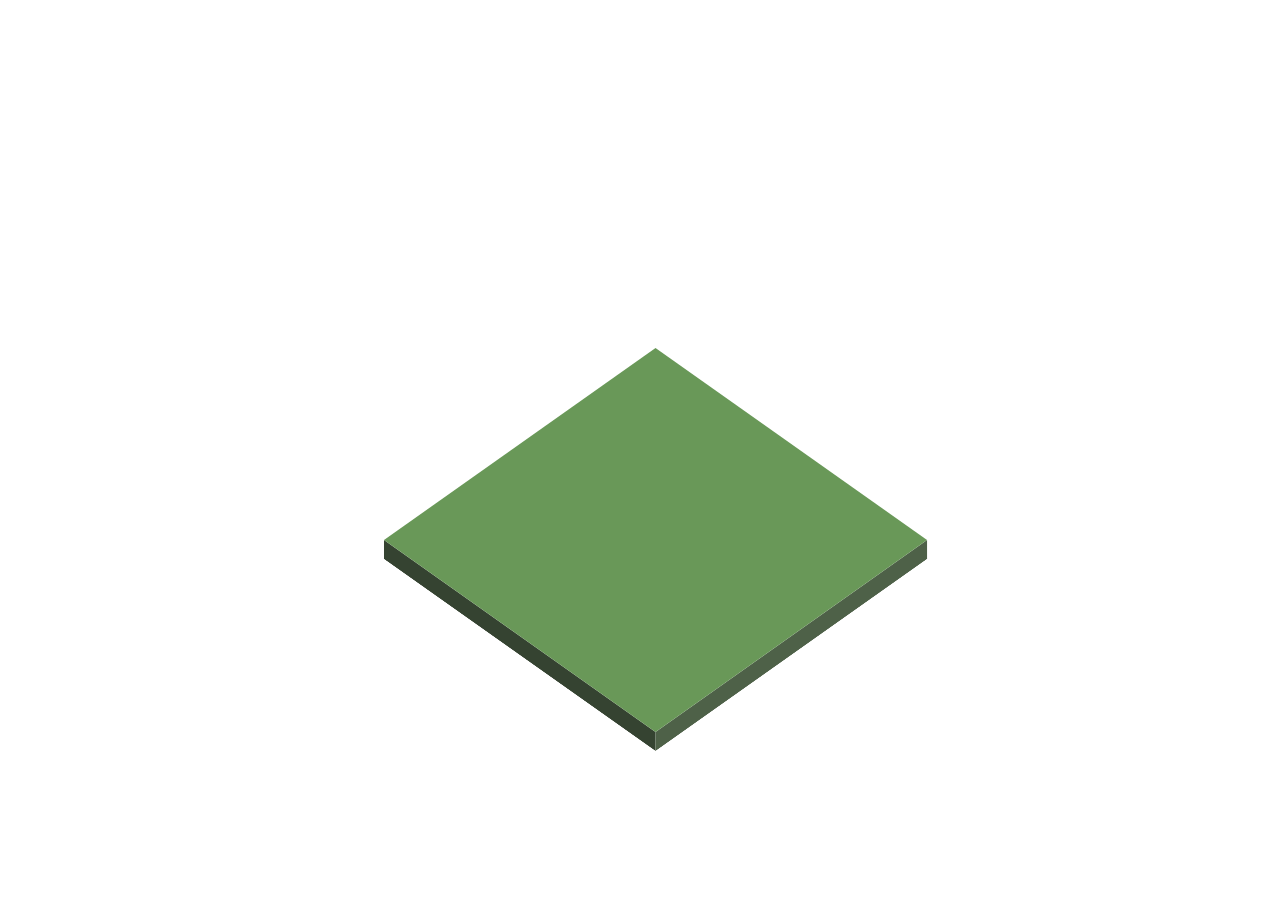
<file: einopdracht/index.html>
<!DOCTYPE html>
<html lang="en">
  <head>
    <meta charset="UTF-8" />
    <meta http-equiv="X-UA-Compatible" content="IE=edge" />
    <meta name="viewport" content="width=device-width, initial-scale=1.0" />
    <title>Document</title>
    <link rel="stylesheet" href="./style.css" />
  </head>
  <body>
    <main>
      <!--  grass container  -->
      <section>
        <div></div>
        <div></div>
        <div></div>
      </section>
      <!--  house container  -->
      <!--   <section>
        <div></div>
        <div></div>
        <div></div>
      </section> -->
    </main>
  </body>
</html>
</file>
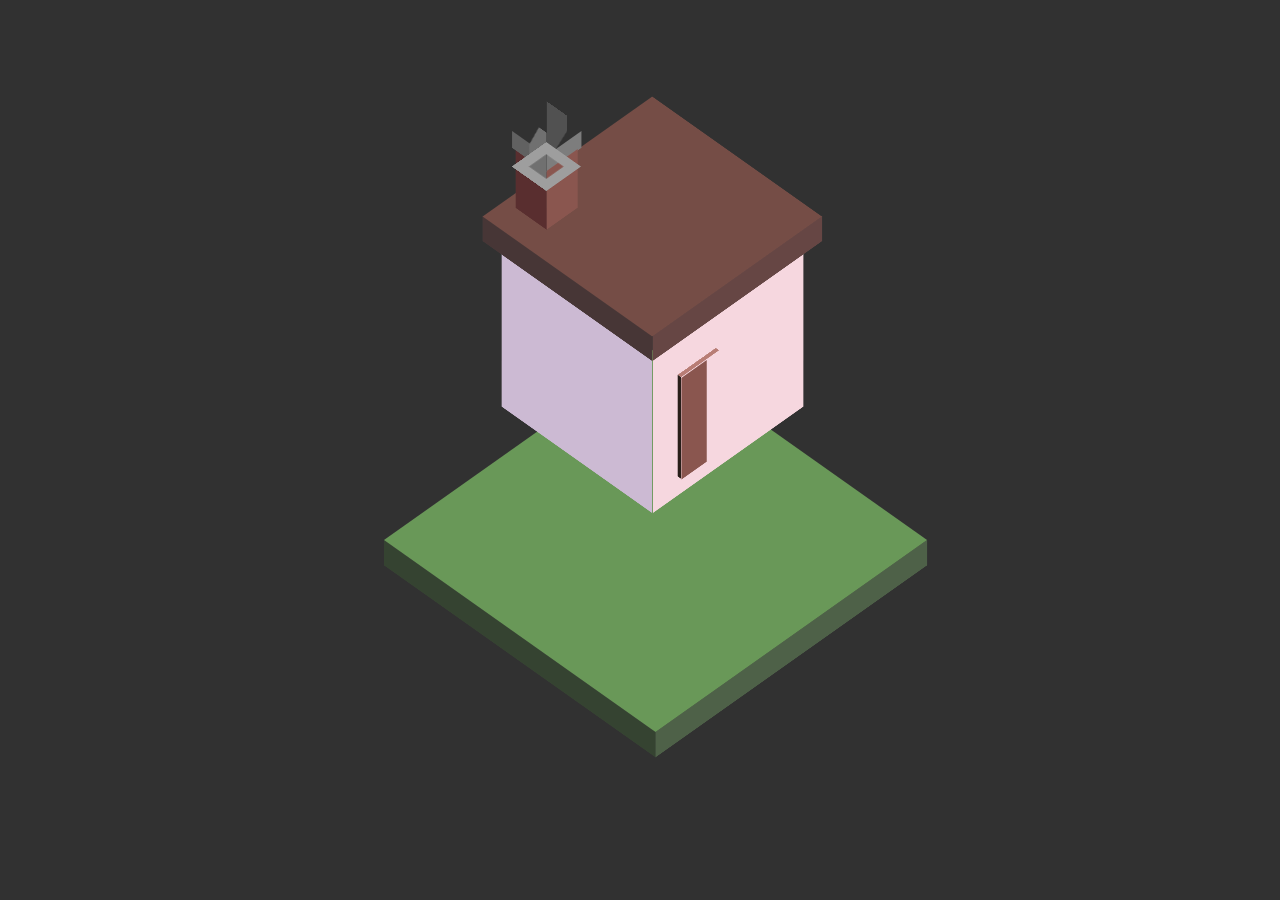
<file: Experimenten/house/index.html>
<!-- This experiment is a fail, because I cannot apply z-index. Using translateY, the grass will stay on top of the house blocks, even if I change the order of the code -->
<!DOCTYPE html>
<html lang="en">
  <head>
    <meta charset="UTF-8" />
    <meta http-equiv="X-UA-Compatible" content="IE=edge" />
    <meta name="viewport" content="width=	, initial-scale=1.0" />
    <title>Document</title>
    <link rel="stylesheet" href="./main.css" />
  </head>
  <body>
    <main>
      <!--  1. grass container  -->
      <section>
        <div></div>
        <div></div>
        <div></div>
      </section>
      <!--  2. house container  -->
      <section>
        <div></div>
        <div></div>
      </section>
      <!-- 3. roof container -->
      <section>
        <div></div>
        <div></div>
        <div></div>
      </section>
      <!-- 4. door container -->
      <section>
        <div></div>
        <div></div>
        <div></div>
      </section>
      <!-- 5. chimney container -->
      <section>
        <div></div>
        <div></div>
        <div></div>
        <div></div>
        <div></div>
        <div></div>
        <div></div>
      </section>
    </main>
  </body>
</html>
</file>
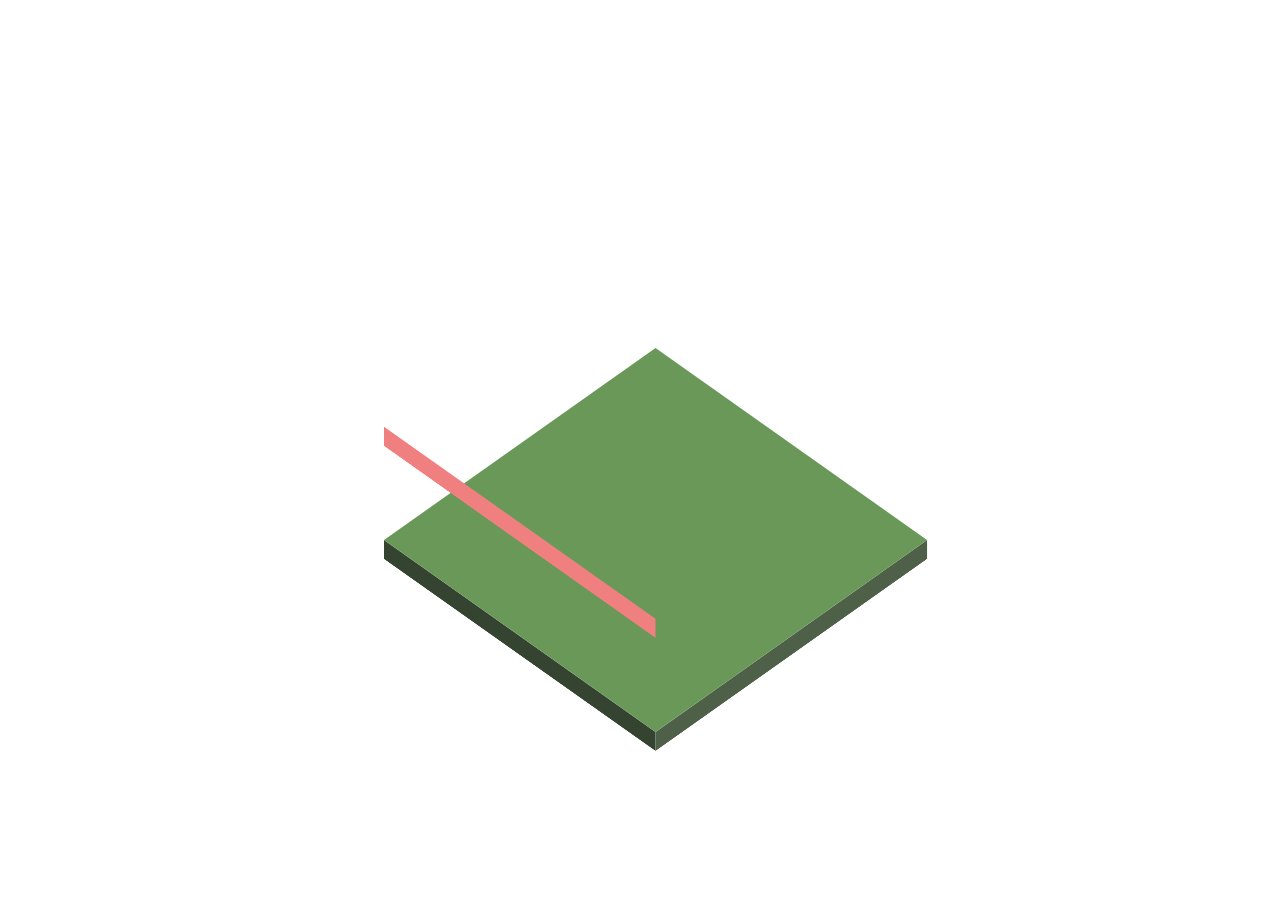
<file: Experimenten/isometric-grass-1-fail/index.html>
<!-- This experiment is a fail, because I cannot apply z-index. Using translateY, the grass will stay on top of the house blocks, even if I change the order of the code -->
<!DOCTYPE html>
<html lang="en">
  <head>
    <meta charset="UTF-8" />
    <meta http-equiv="X-UA-Compatible" content="IE=edge" />
    <meta name="viewport" content="width=	, initial-scale=1.0" />
    <title>Document</title>
    <link rel="stylesheet" href="./style.css" />
  </head>
  <body>
    <main>
      <!--  grass container  -->
      <section>
        <div></div>
        <div></div>
        <div></div>
      </section>
      <!--  house container  -->
      <section>
        <div></div>
        <div></div>
        <div></div>
      </section>
    </main>
  </body>
</html>
</file>
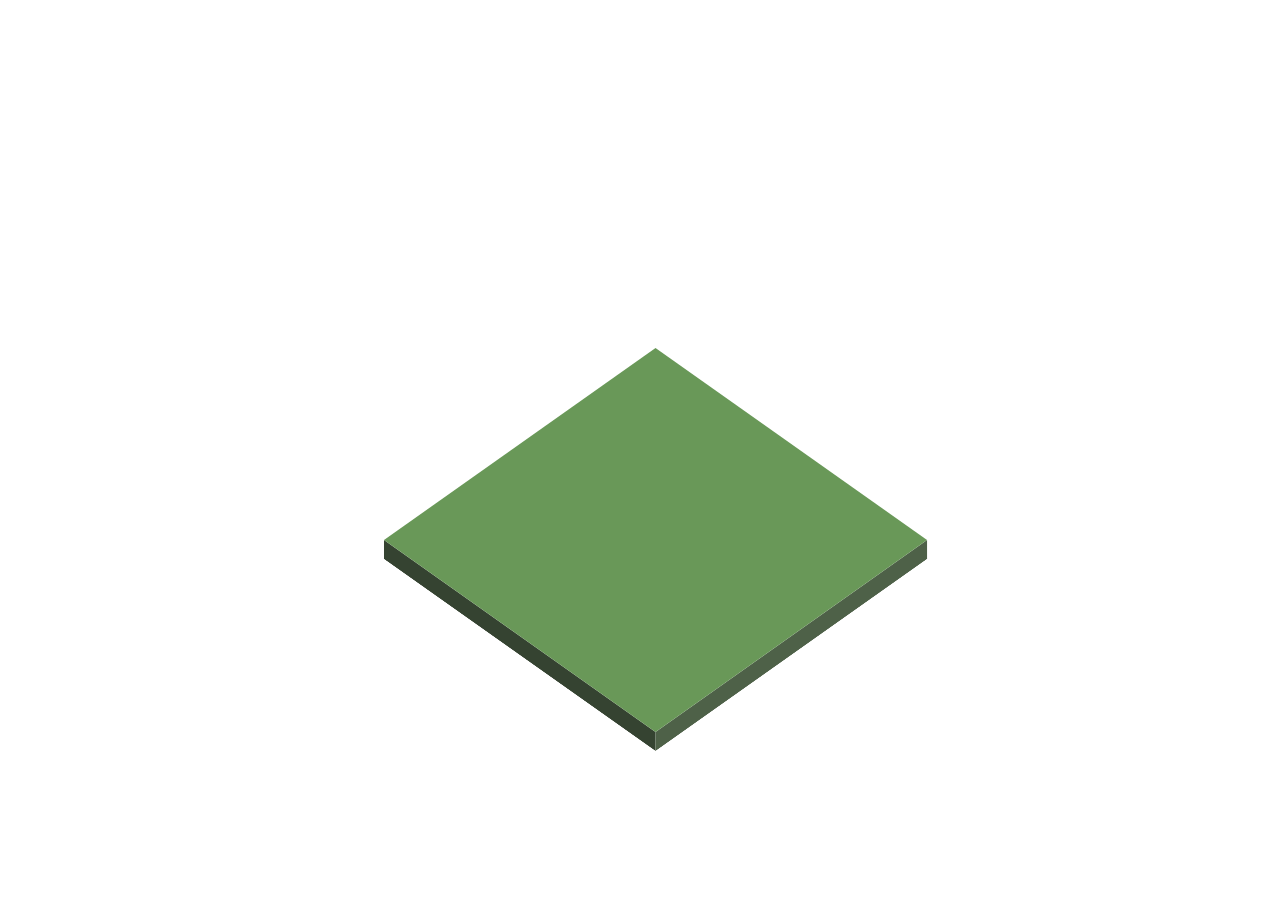
<file: Experimenten/isometric-grass-1/index.html>
<!DOCTYPE html>
<html lang="en">
  <head>
    <meta charset="UTF-8" />
    <meta http-equiv="X-UA-Compatible" content="IE=edge" />
    <meta name="viewport" content="width=	, initial-scale=1.0" />
    <title>Document</title>
    <link rel="stylesheet" href="./style.css" />
  </head>
  <body>
    <main>
      <!--  grass container  -->
      <section>
        <div></div>
        <div></div>
        <div></div>
      </section>
    </main>
  </body>
</html>
</file>
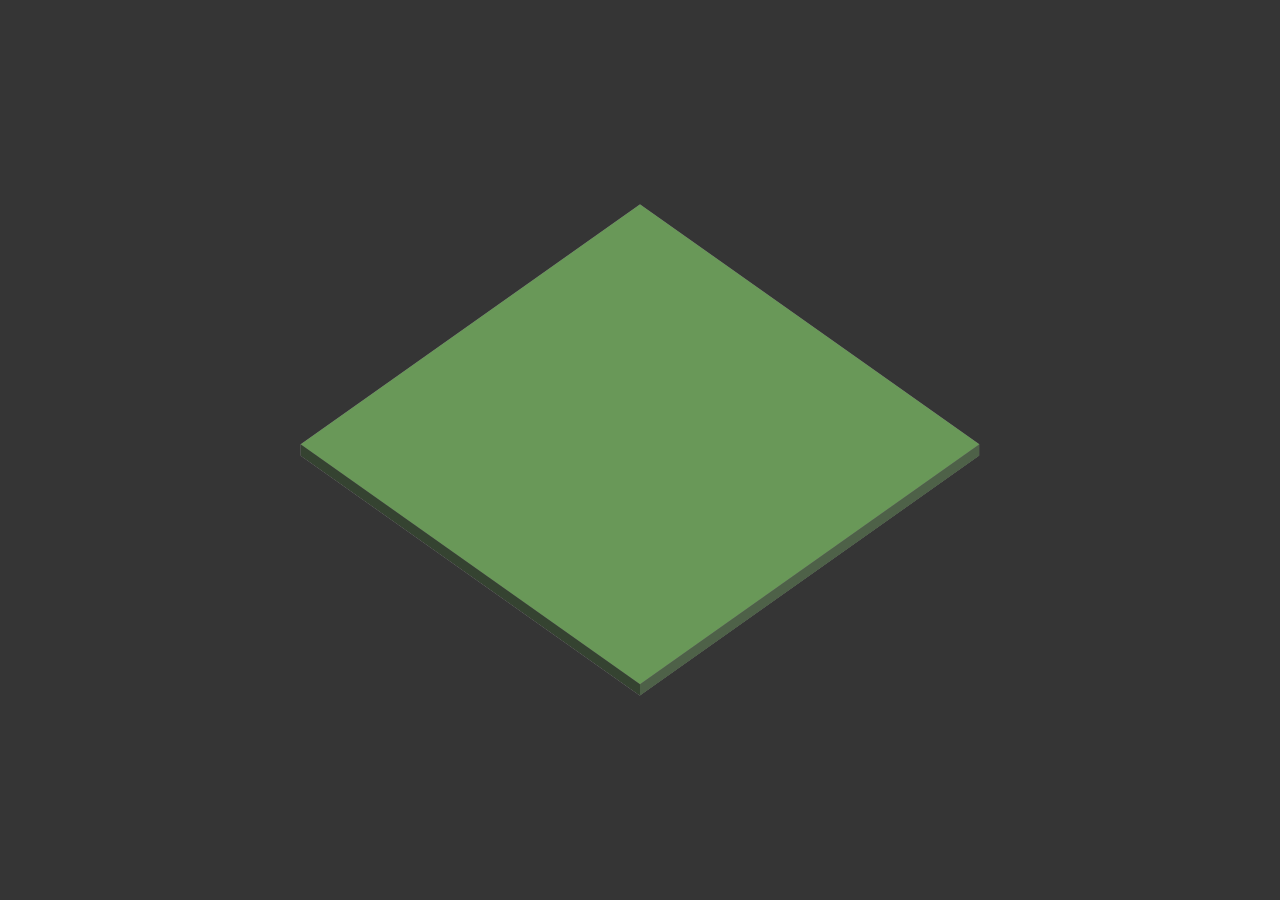
<file: Experimenten/isometric-grass-jhey-tompkins/index.html>
<!DOCTYPE html>
<html lang="en">
  <head>
    <meta charset="UTF-8" />
    <meta http-equiv="X-UA-Compatible" content="IE=edge" />
    <meta name="viewport" content="width=	, initial-scale=1.0" />
    <title>Document</title>
    <link rel="stylesheet" href="./style.css" />
  </head>
  <body>
    <!-- followed this tutorial: https://www.youtube.com/watch?v=63ZFh6T_iXc -->

    <main>
      <!-- cuboid -->
      <div>
        <!--  cuboid__side  -->
        <div></div>
        <!--  right panel    -->
        <div></div>
        <!--  left panel    -->
        <div></div>
        <div></div>
        <!--  top panel    -->
        <div></div>
        <div></div>
      </div>
    </main>
  </body>
</html>
</file>
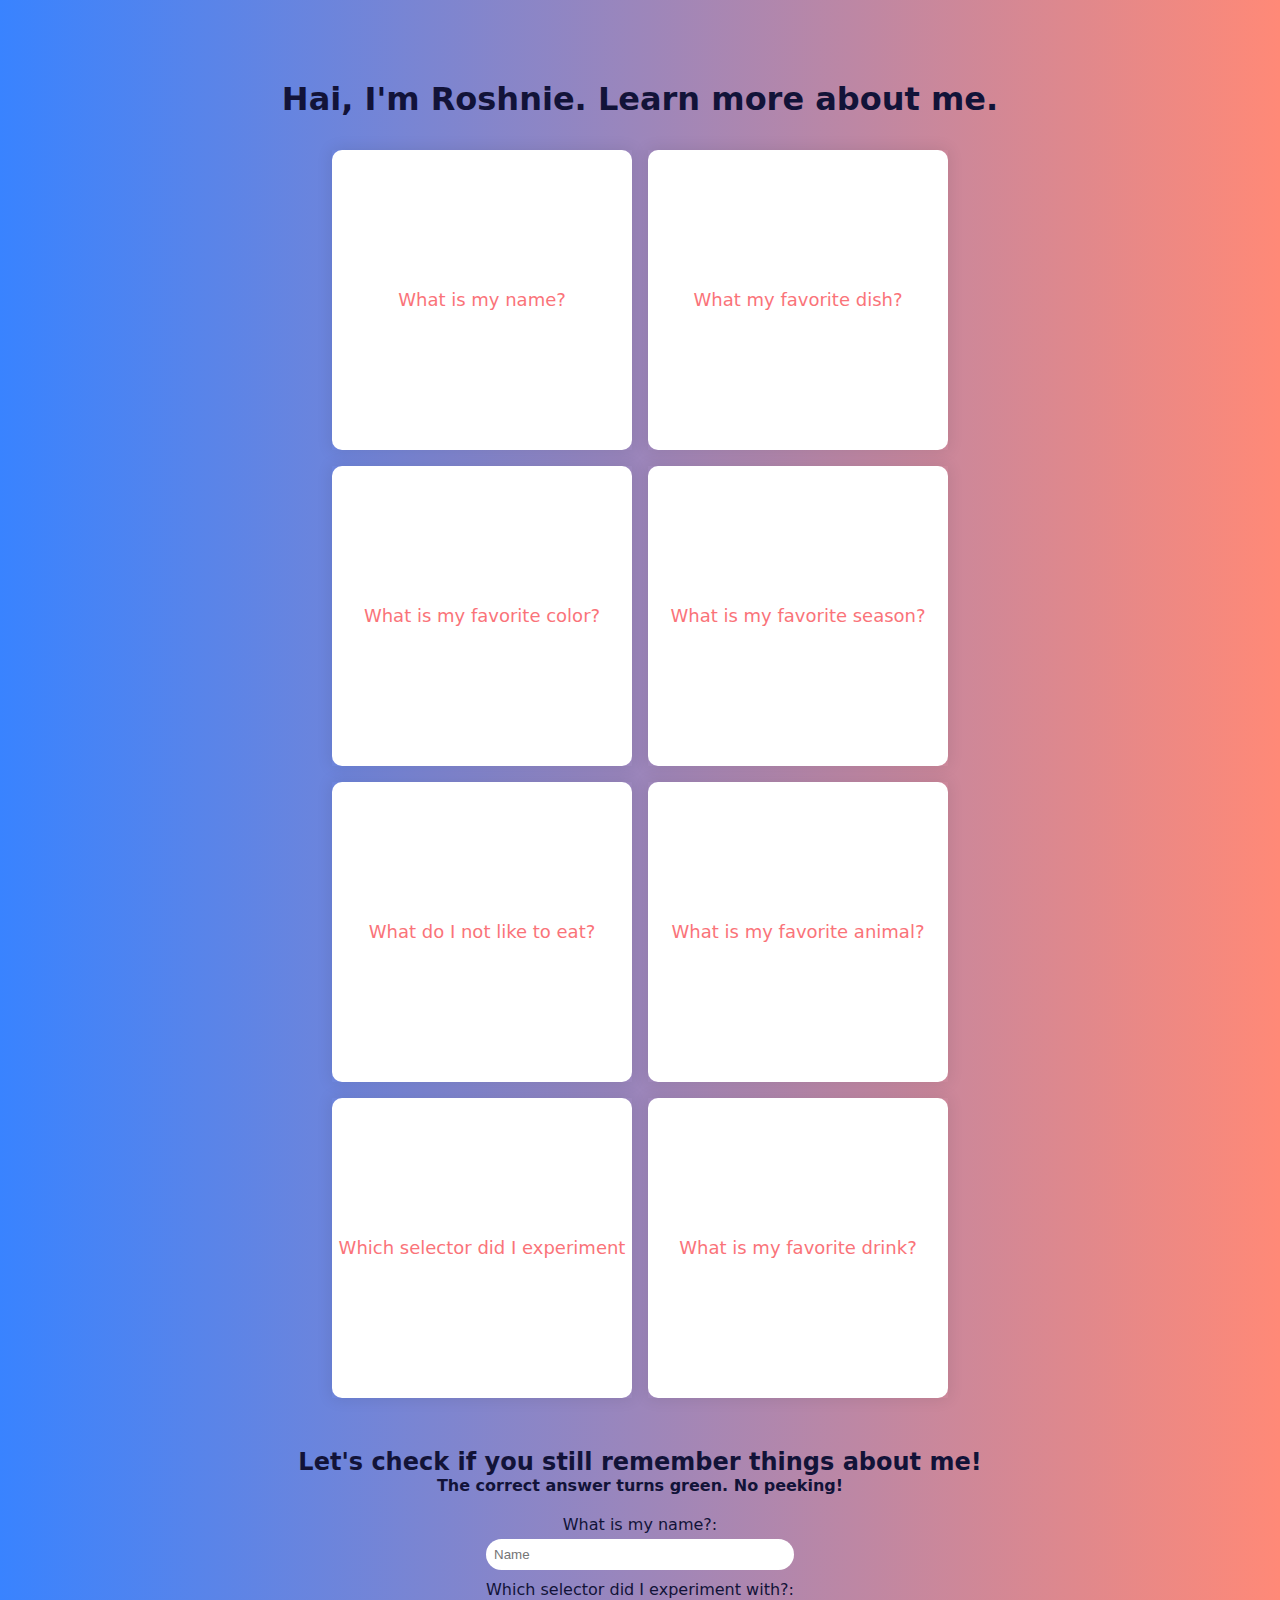
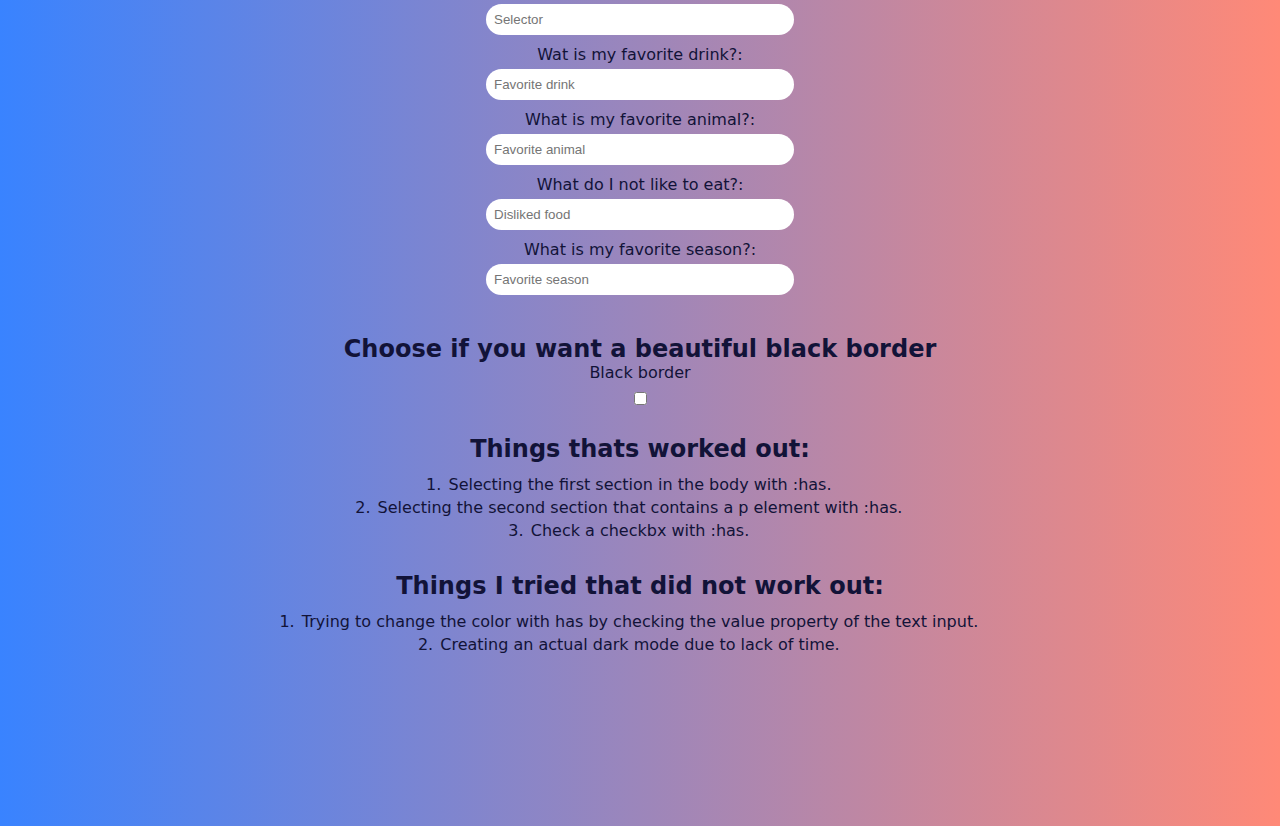
<file: Experimenten/Kennismakingsoefening/index.html>
<!DOCTYPE html>
<html lang="en">
  <head>
    <meta charset="UTF-8" />
    <meta http-equiv="X-UA-Compatible" content="IE=edge" />
    <meta name="viewport" content="width=device-width, initial-scale=1.0" />
    <title>Kennismakingsoefening</title>
    <link rel="stylesheet" href="./style.css" />
  </head>

  <body>
    <section>
      <h1>Hai, I'm Roshnie. Learn more about me.</h1>
      <div>
        <div>
          <p>Roshnie</p>
          <p>What is my name?</p>
        </div>
      </div>
      <div>
        <div>
          <p>Pasta Carbonara</p>
          <p>What my favorite dish?</p>
        </div>
      </div>
      <div>
        <div>
          <p>Cornflower blue</p>
          <p>What is my favorite color?</p>
        </div>
      </div>
      <div>
        <div>
          <p>The summer</p>
          <p>What is my favorite season?</p>
        </div>
      </div>
      <div>
        <div>
          <p>Tomato</p>
          <p>What do I not like to eat?</p>
        </div>
      </div>
      <div>
        <div>
          <p>A chinchilla</p>
          <p>What is my favorite animal?</p>
        </div>
      </div>
      <div>
        <div>
          <p>The :has selector</p>
          <p>Which selector did I experiment with?</p>
        </div>
      </div>
      <div>
        <div>
          <p>Cola</p>
          <p>What is my favorite drink?</p>
        </div>
      </div>
    </section>

    <section>
      <h2>Let's check if you still remember things about me!</h2>
      <p>The correct answer turns green. No peeking!</p>
      <div>
        <div>
          <!--src: https://www.w3schools.com/tags/att_input_pattern.asp-->
          <label>What is my name?</label>
          <input type="text" placeholder="Name" pattern="^[Rr]oshnie$" required />
        </div>
        <div>
          <label>Which selector did I experiment with?</label>
          <input type="text" placeholder="Selector" pattern="^:[Hh]as$" required />
        </div>
        <div>
          <label>Wat is my favorite drink?</label>
          <input type="text" placeholder="Favorite drink" pattern="^[Cc]ola$" required />
        </div>
        <div>
          <label>What is my favorite animal?</label>
          <input type="text" placeholder="Favorite animal" pattern="^[Cc]hinchilla$" required />
        </div>
        <div>
          <label>What do I not like to eat?</label>
          <input type="text" placeholder="Disliked food" pattern="^[Tt]omato$" required />
        </div>
        <div>
          <label>What is my favorite season?</label>
          <input type="text" placeholder="Favorite season" pattern="^[Ss]ummer$" required />
        </div>
      </div>
    </section>

    <article>
      <h2>Choose if you want a beautiful black border</h2>
      <label> Black border </label>
      <input type="checkbox">
    </article>

    </section>
    <h2>Things thats worked out:</h2>
    <ol>
      <li>Selecting the first section in the body with :has.</li>
      <li>Selecting the second section that contains a p element with :has.</li>
      <li>Check a checkbx with :has.</li>
    </ol>
    <h2>Things I tried that did not work out:</h2>
    <ol>
      <li>Trying to change the color with has by checking the value property of the text input. </li>
      <li>Creating an actual dark mode due to lack of time.</li>
    </ol>
  </body>
</html>
</file>
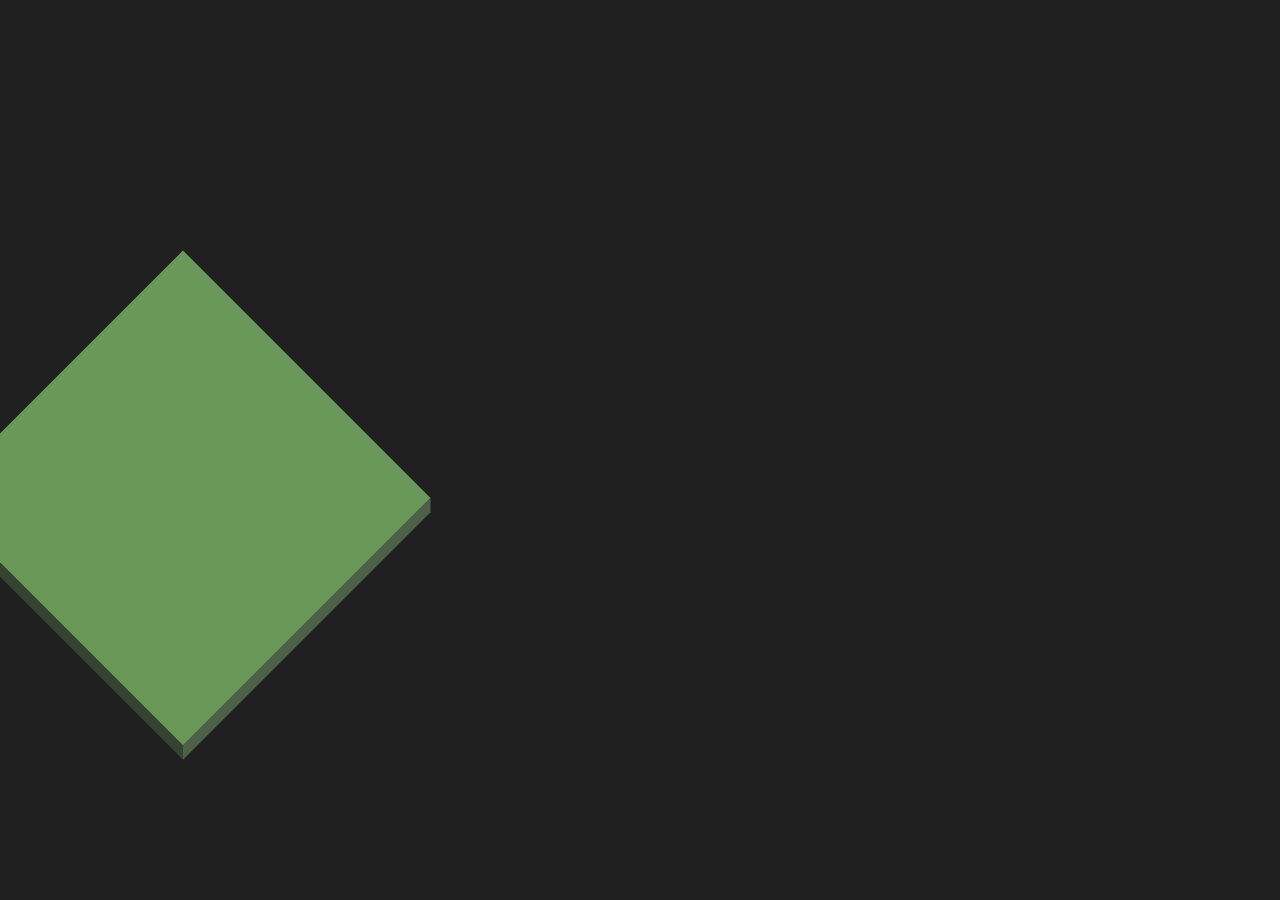
<file: Experimenten/grass/gras-skew/index.html>
<!DOCTYPE html>
<html lang="en">
  <head>
    <meta charset="UTF-8" />
    <meta http-equiv="X-UA-Compatible" content="IE=edge" />
    <meta name="viewport" content="width=	, initial-scale=1.0" />
    <title>Document</title>
    <link rel="stylesheet" href="./style.css" />
  </head>
  <body>
    <!-- used code inspiration of the following link: https://codepen.io/littleginger/pen/avWEGN?editors=1100 -->
    <div></div>
  </body>
</html>
</file>
<file: einopdracht/style.css>
:root {
  /*  house colors  */
  --house-left: #f08080;
  --house-right: #f4978e;

  /* roof colors */
  --roof-right: #ffdac9;
  --roof-left: #d7987b;
  --roof-top: #fbc4ab;

  /* grass colors */
  --grass-right: #4e6148;
  --grass-left: #354331;
  --grass-top: #699858;
  --grass-shadow: #3e693b;

  /*  tree dark  */
  --tree-top-dark: #3b5035;
  --tree-bottom-dark: #5c3636;

  /*  tree light  */
  --tree-top-light: #3f6134;
  --tree-bottom-light: #714343;

  /* campfire  */
  --campfire-wood-base: #6a4f40;
  --campfire-wood-end: #442e29;
  --campfire-fire-within: #eada86;
  --campfire-fire-middle: #e59459;
  --campfire-fire-outer: #b52323;

  /*  door  */
  --door-front: #985151;
  --door-side: #573535;
  --door-top: #a97373;

  /*  windows  */
  --window-front: #e5f5ff;
  --window-side: #c5dcea;
  --window-top: #ffffff;
  --window-curtain-light: #bab9ff;
  --window-curtain-dark: #aba9ff;
  --window-light-inside: #3b8cc7;

  /*  bricks  */
  --brick-left: #616161;
  --bricks-right: #6d6d6d;
  --bricks-top: #7e7e7e;

  /*  chimney  */
  --smoke: #eeeeee;
  --base-dark: #573535;
  --base-light: #985151;
  --top-side: #696969;
  --top-top: #9e9e9e;
  --within-left: #707070;
  --within-right: #515151;
}

body {
  min-height: 100vh;
  margin: 0;
}

main {
  position: absolute;
  aspect-ratio: 1;
  transform-style: preserve-3d;
  top: 60%;
  left: 30%;
}

/* all sections */
section {
  transform: rotatex(45deg) rotateY(45deg);
  transform-style: preserve-3d;
}

/* all divs and sections */
div,
section {
  position: absolute;
  aspect-ratio: 1;
}

/* grass container */

/* grass container: left */
section:nth-of-type(1) div:nth-of-type(1) {
  background-color: var(--grass-left);

  transform: rotatey(0deg);
  transform-origin: right center;

  width: 30vw;
  height: 3vh;
}

/* grass container: right */
section:nth-of-type(1) div:nth-of-type(2) {
  background-color: var(--grass-right);

  transform: rotatey(90deg);
  transform-origin: right center;
  width: 30vw;
  height: 3vh;
}

/* grass container: top */
section:nth-of-type(1) div:nth-of-type(3) {
  background-color: var(--grass-top);

  transform: rotatex(90deg);
  transform-origin: top center;
  width: 30vw;
}

/* house container */
/* section:nth-of-type(2) div:nth-of-type(1) {
    background-color: var(--house-left);
  
    transform: translatey(-2em) rotatey(0deg);
    transform-origin: right center;
  
    width: 30vw;
    height: 3vh;
  }
   */
</file>
<file: Experimenten/house/main.css>
@import url("./custom.css");
@import url("./grass.css");
@import url("./house.css");
@import url("./roof.css");
@import url("./door.css");
@import url("./chimney.css");

/* global styling */
body {
  min-height: 100vh;
  padding: 0;
  margin: 0;
  background-color: var(--background-normal);
}

main {
  /* aspect-ratio: 1;
    transform-style: preserve-3d;  */
  position: absolute;
  top: 60%;
  left: 30%;
}

/* all sections */
section {
  transform: rotatex(45deg) rotateY(45deg);
  transform-style: preserve-3d;
}

/* all divs and sections */
div,
section {
  position: absolute;
  aspect-ratio: 1;
}
</file>
<file: Experimenten/isometric-grass-1-fail/style.css>
:root {
  /*  house colors  */
  --house-left: #f08080;
  --house-right: #f4978e;

  /* roof colors */
  --roof-right: #ffdac9;
  --roof-left: #d7987b;
  --roof-top: #fbc4ab;

  /* grass colors */
  --grass-right: #4e6148;
  --grass-left: #354331;
  --grass-top: #699858;
  --grass-shadow: #3e693b;

  /*  tree dark  */
  --tree-top-dark: #3b5035;
  --tree-bottom-dark: #5c3636;

  /*  tree light  */
  --tree-top-light: #3f6134;
  --tree-bottom-light: #714343;

  /* campfire  */
  --campfire-wood-base: #6a4f40;
  --campfire-wood-end: #442e29;
  --campfire-fire-within: #eada86;
  --campfire-fire-middle: #e59459;
  --campfire-fire-outer: #b52323;

  /*  door  */
  --door-front: #985151;
  --door-side: #573535;
  --door-top: #a97373;

  /*  windows  */
  --window-front: #e5f5ff;
  --window-side: #c5dcea;
  --window-top: #ffffff;
  --window-curtain-light: #bab9ff;
  --window-curtain-dark: #aba9ff;
  --window-light-inside: #3b8cc7;

  /*  bricks  */
  --brick-left: #616161;
  --bricks-right: #6d6d6d;
  --bricks-top: #7e7e7e;

  /*  chimney  */
  --smoke: #eeeeee;
  --base-dark: #573535;
  --base-light: #985151;
  --top-side: #696969;
  --top-top: #9e9e9e;
  --within-left: #707070;
  --within-right: #515151;
}

body {
  min-height: 100vh;
  margin: 0;
}

main {
  /* aspect-ratio: 1;
  transform-style: preserve-3d;  */
  position: absolute;
  top: 60%;
  left: 30%;
}

/* all sections */
section {
  transform: rotatex(45deg) rotateY(45deg);
  transform-style: preserve-3d;
}

/* all divs and sections */
div,
section {
  position: absolute;
  aspect-ratio: 1;
}

/* grass container */

/* grass container: left */
section:nth-of-type(1) div:nth-of-type(1) {
  background-color: var(--grass-left);

  transform: rotatey(0deg);
  transform-origin: right center;

  width: 30vw;
  height: 3vh;
}

/* grass container: right */
section:nth-of-type(1) div:nth-of-type(2) {
  background-color: var(--grass-right);

  transform: rotatey(90deg);
  transform-origin: right center;
  width: 30vw;
  height: 3vh;
}

/* grass container: top */
section:nth-of-type(1) div:nth-of-type(3) {
  background-color: var(--grass-top);

  transform: rotatex(90deg);
  transform-origin: top center;
  width: 30vw;
}

/* house container */

/* house container: left */
section:nth-of-type(2) {
  z-index: 2;
}

section:nth-of-type(2) div:nth-of-type(1) {
  background-color: var(--house-left);

  transform: translatey(-10em) rotatey(0deg);
  transform-origin: right center;

  width: 30vw;
  height: 3vh;
}
</file>
<file: Experimenten/isometric-grass-1/style.css>
:root {
  /*  house colors  */
  --house-left: #f08080;
  --house-right: #f4978e;

  /* roof colors */
  --roof-right: #ffdac9;
  --roof-left: #d7987b;
  --roof-top: #fbc4ab;

  /* grass colors */
  --grass-right: #4e6148;
  --grass-left: #354331;
  --grass-top: #699858;
  --grass-shadow: #3e693b;

  /*  tree dark  */
  --tree-top-dark: #3b5035;
  --tree-bottom-dark: #5c3636;

  /*  tree light  */
  --tree-top-light: #3f6134;
  --tree-bottom-light: #714343;

  /* campfire  */
  --campfire-wood-base: #6a4f40;
  --campfire-wood-end: #442e29;
  --campfire-fire-within: #eada86;
  --campfire-fire-middle: #e59459;
  --campfire-fire-outer: #b52323;

  /*  door  */
  --door-front: #985151;
  --door-side: #573535;
  --door-top: #a97373;

  /*  windows  */
  --window-front: #e5f5ff;
  --window-side: #c5dcea;
  --window-top: #ffffff;
  --window-curtain-light: #bab9ff;
  --window-curtain-dark: #aba9ff;
  --window-light-inside: #3b8cc7;

  /*  bricks  */
  --brick-left: #616161;
  --bricks-right: #6d6d6d;
  --bricks-top: #7e7e7e;

  /*  chimney  */
  --smoke: #eeeeee;
  --base-dark: #573535;
  --base-light: #985151;
  --top-side: #696969;
  --top-top: #9e9e9e;
  --within-left: #707070;
  --within-right: #515151;
}

body {
  min-height: 100vh;
  margin: 0;
}

main {
  position: absolute;
  aspect-ratio: 1;
  transform-style: preserve-3d;
  top: 60%;
  left: 30%;
}

/* all sections */
section {
  transform: rotatex(45deg) rotateY(45deg);
  transform-style: preserve-3d;
}

/* all divs and sections */
div,
section {
  position: absolute;
  aspect-ratio: 1;
}

/* grass container */

/* grass container: left */
section:nth-of-type(1) div:nth-of-type(1) {
  background-color: var(--grass-left);

  transform: rotatey(0deg);
  transform-origin: right center;

  width: 30vw;
  height: 3vh;
}

/* grass container: right */
section:nth-of-type(1) div:nth-of-type(2) {
  background-color: var(--grass-right);

  transform: rotatey(90deg);
  transform-origin: right center;
  width: 30vw;
  height: 3vh;
}

/* grass container: top */
section:nth-of-type(1) div:nth-of-type(3) {
  background-color: var(--grass-top);

  transform: rotatex(90deg);
  transform-origin: top center;
  width: 30vw;
}
</file>
<file: Experimenten/isometric-grass-jhey-tompkins/style.css>
:root {
  /*  house colors  */
  --house-left: #f08080;
  --house-right: #f4978e;

  /* roof colors */
  --roof-right: #ffdac9;
  --roof-left: #d7987b;
  --roof-top: #fbc4ab;

  /* grass colors */
  --grass-right: #4e6148;
  --grass-left: #354331;
  --grass-top: #699858;
  --grass-shadow: #3e693b;

  /*  tree dark  */
  --tree-top-dark: #3b5035;
  --tree-bottom-dark: #5c3636;

  /*  tree light  */
  --tree-top-light: #3f6134;
  --tree-bottom-light: #714343;

  /* campfire  */
  --campfire-wood-base: #6a4f40;
  --campfire-wood-end: #442e29;
  --campfire-fire-within: #eada86;
  --campfire-fire-middle: #e59459;
  --campfire-fire-outer: #b52323;

  /*  door  */
  --door-front: #985151;
  --door-side: #573535;
  --door-top: #a97373;

  /*  windows  */
  --window-front: #e5f5ff;
  --window-side: #c5dcea;
  --window-top: #ffffff;
  --window-curtain-light: #bab9ff;
  --window-curtain-dark: #aba9ff;
  --window-light-inside: #3b8cc7;

  /*  bricks  */
  --brick-left: #616161;
  --bricks-right: #6d6d6d;
  --bricks-top: #7e7e7e;

  /*  chimney  */
  --smoke: #eeeeee;
  --base-dark: #573535;
  --base-light: #985151;
  --top-side: #696969;
  --top-top: #9e9e9e;
  --within-left: #707070;
  --within-right: #515151;
}

body {
  min-height: 100dvh;
  margin: 0;

  display: grid;
  place-content: center;
  background-color: #353535;
}

/* .cuboid */
main > div {
  position: relative;
  /*   background-color: hsla(0, 0%, 100%, 0.3); */
  --width: 30em;
  --height: 1em;
  --depth: 30em;
  height: var(--height);
  width: var(--width);
  depth: var(--depth);
  /*  isometric rotation  */
  transform: rotateX(-45deg) rotateY(45deg);
  transform-style: preserve-3d;
}

/* .cuboid__side */
main > div > div {
  position: absolute;
  background-color: hsla(0, 0%, 100%, 0.3);
}

/* .cuboid__side:nth-of-type */
div > div:nth-of-type(1),
div > div:nth-of-type(2) {
  --coefficient: -0.5;
  height: var(--height);
  width: var(--width);
  /*  if you change the depth, the panels will be further apart  */
  transform: translate3d(0, 0, calc(var(--depth) * var(--coefficient)));
}

div > div:nth-of-type(2) {
  /*  this will make it so the panel, will be on the other side of the middle  */
  --coefficient: 0.5;
}

div > div:nth-of-type(2) {
  background-color: var(--grass-right);
}

div > div:nth-of-type(3),
div > div:nth-of-type(4) {
  --rotation: 90deg;
  height: var(--height);
  width: var(--width);
  left: 50%;
  top: 50%;
  /*  translate3d is z-axis  */
  transform: translate(-50%, -50%) rotatey(var(--rotation))
    translate3d(0, 0, calc(var(--width) * -0.5));
}

/* grass left  */
div > div:nth-of-type(3) {
  background-color: var(--grass-left);
}

div > div:nth-of-type(4) {
  --rotation: -90deg;
}

div > div:nth-of-type(5),
div > div:nth-of-type(6) {
  --rotation: -90deg;
  height: var(--depth);
  width: var(--width);
  left: 50%;
  top: 50%;
  transform: translate(-50%, -50%) rotatex(var(--rotation))
    translate3d(0, 0, calc(var(--height) * -0.5));
}

div > div:nth-of-type(5) {
  background-color: var(--grass-top);
}

div > div:nth-of-type(6) {
  --rotation: 90deg;
}
</file>
<file: Experimenten/Kennismakingsoefening/style.css>
:root {
  --background-gradient-light: linear-gradient(
    90deg,
    rgba(57, 131, 255, 1) 0%,
    rgba(255, 137, 119, 1) 100%
  );
  --background-gradient-dark: linear-gradient(
    90deg,
    rgba(117, 20, 53, 1) 0%,
    rgba(18, 19, 56, 1) 100%
  );
  --back-of-cards-light: #fd999e;
  --front-of-cards-light: #ffffff;
  --text-color-light: #121338;
  --text-color-light-pink: #fa7379;
  --green-check-light: #779e39;
}

* {
  margin: 0;
  padding: 0;
}

/* src: https://cssgradient.io/ */
body {
  background: var(--background-gradient-light);
  margin: 130px 200px 170px 200px;
  color: var(--text-color-light);
  font-family: system-ui, -apple-system, BlinkMacSystemFont, "Segoe UI", Roboto, Oxygen, Ubuntu,
    Cantarell, "Open Sans", "Helvetica Neue", sans-serif;
}

/* First section with cards is section:has(+ section)*/
/* Src flip card: https://codepen.io/edeesims/pen/wvpYWW*/
section:has(+ section) {
  display: flex;
  flex-wrap: wrap;
  margin: 150px 0 0 0;
  gap: 16px;
  justify-content: center;
}

section:has(+ section) > h1 {
  position: absolute;
  margin: -70px;
}

section:has(+ section) > div {
  width: 300px;
  height: 300px;
}

section:has(+ section) > div > div {
  position: relative;
  width: 100%;
  height: 100%;
  box-shadow: 0 0 15px rgba(0, 0, 0, 0.1);

  transition: transform 1s;
  transform-style: preserve-3d;
}

section:has(+ section) > div:hover > div {
  transform: rotateY(180deg);
  transition: transform 0.5s;
}

section:has(+ section) > div > div > p {
  position: absolute;
  height: 100%;
  width: 100%;
  background: var(--front-of-cards-light);
  color: var(--text-color-light-pink);
  line-height: 300px;
  text-align: center;
  font-size: 18px;
  border-radius: 10px;
  backface-visibility: hidden;
  overflow: hidden;
}

/* back side of the cards */
section:has(+ section) > div > div > p:has(+ p) {
  background: var(--back-of-cards-light);
  transform: rotateY(180deg);
  color: var(--front-of-cards-light);
}

/* h3 */
h3 {
  margin-bottom: 20px;
}

/* Form section */
body > section:nth-child(2) {
  margin-top: 50px;
  display: flex;
  flex-direction: column;
  align-items: center;
}

body > section:nth-child(2):has(p) {
  font-weight: bolder;
}

body > section:nth-child(2) label::after {
  content: ":";
}

body > section:nth-child(2) input {
  padding: 8px 8px;
  border-radius: 20px;
  border: none;
  margin: 5px 0 10px 0;
}

body > section:nth-child(2) > div:first-of-type {
  display: flex;
  flex-direction: column;
  text-align: center;
}

body > section:nth-child(2) > div > div {
  display: flex;
  flex-direction: column;
}

body > section:nth-child(2) > div > div:has(input) {
  font-weight: 500;
}

body > section:nth-child(2) > div > div:first-of-type {
  margin-top: 20px;
}

body > section:nth-child(2) > div > div > input:valid {
  background: var(--green-check-light);
  color: var(--text-color-light);
  border: 2px solid var(--text-color-light);
}

body > section:nth-child(2) > div > div > input:focus {
  outline: solid var(--text-color-light);
  color: var(--text-color-light);
}

/* dark mode light mode article */

article {
  margin-top: 30px;
  display: flex;
  justify-content: center;
  flex-direction: column;
  align-items: center;
}

article > label {
  margin-bottom: 10px;
}

/* article for the darkmode*/
html:has([type="checkbox"]:checked) {
  background-color: black;
}

/* underneath the 3rd section */
body > h2 {
  margin: 30px 0 10px 0;
  justify-content: center;
  display: flex;
}

body > ol {
  display: flex;
  flex-direction: column;
  align-items: center;
  font-weight: 500;
}

li {
  padding: 2px;
}
</file>
<file: Experimenten/grass/gras-skew/style.css>
:root {
  /* background colors */
  --background-normal: #202020;

  /*  house colors  */
  --house-left: #f08080;
  --house-right: #f4978e;

  /* roof colors */
  --roof-right: #ffdac9;
  --roof-left: #d7987b;
  --roof-top: #fbc4ab;

  /* grass colors */
  --grass-right: #4e6148;
  --grass-left: #354331;
  --grass-top: #699858;
  --grass-shadow: #3e693b;

  /*  tree dark  */
  --tree-top-dark: #3b5035;
  --tree-bottom-dark: #5c3636;

  /*  tree light  */
  --tree-top-light: #3f6134;
  --tree-bottom-light: #714343;

  /* campfire  */
  --campfire-wood-base: #6a4f40;
  --campfire-wood-end: #442e29;
  --campfire-fire-within: #eada86;
  --campfire-fire-middle: #e59459;
  --campfire-fire-outer: #b52323;

  /*  door  */
  --door-front: #985151;
  --door-side: #573535;
  --door-top: #a97373;

  /*  windows  */
  --window-front: #e5f5ff;
  --window-side: #c5dcea;
  --window-top: #ffffff;
  --window-curtain-light: #bab9ff;
  --window-curtain-dark: #aba9ff;
  --window-light-inside: #3b8cc7;

  /*  bricks  */
  --brick-left: #616161;
  --bricks-right: #6d6d6d;
  --bricks-top: #7e7e7e;

  /*  chimney  */
  --smoke: #eeeeee;
  --base-dark: #573535;
  --base-light: #985151;
  --top-side: #696969;
  --top-top: #9e9e9e;
  --within-left: #707070;
  --within-right: #515151;
}

body {
  background-color: var(--background-normal);
}

/* top side of */
div {
  position: relative;
  top: 35vh;
  width: 350px;
  height: 350px;
  background: var(--grass-top);
  transform: rotateZ(45deg);
  -webkit-transform: rotateZ(45deg);
}

/* left side of grass */
div:before {
  content: "";
  width: 350px;
  height: 10px;
  background: var(--grass-left);
  position: absolute;
  top: 350px;
  left: 5px;
  transform: skewX(45deg);
  -webkit-transform: skewX(45deg);
}

/* right side of grass */
div:after {
  content: "";
  width: 10px;
  height: 350px;
  background: var(--grass-right);
  position: absolute;
  top: 5px;
  left: 350px;
  transform: skewY(45deg);
  -webkit-transform: skewY(45deg);
  z-index: -1;
}
</file>
